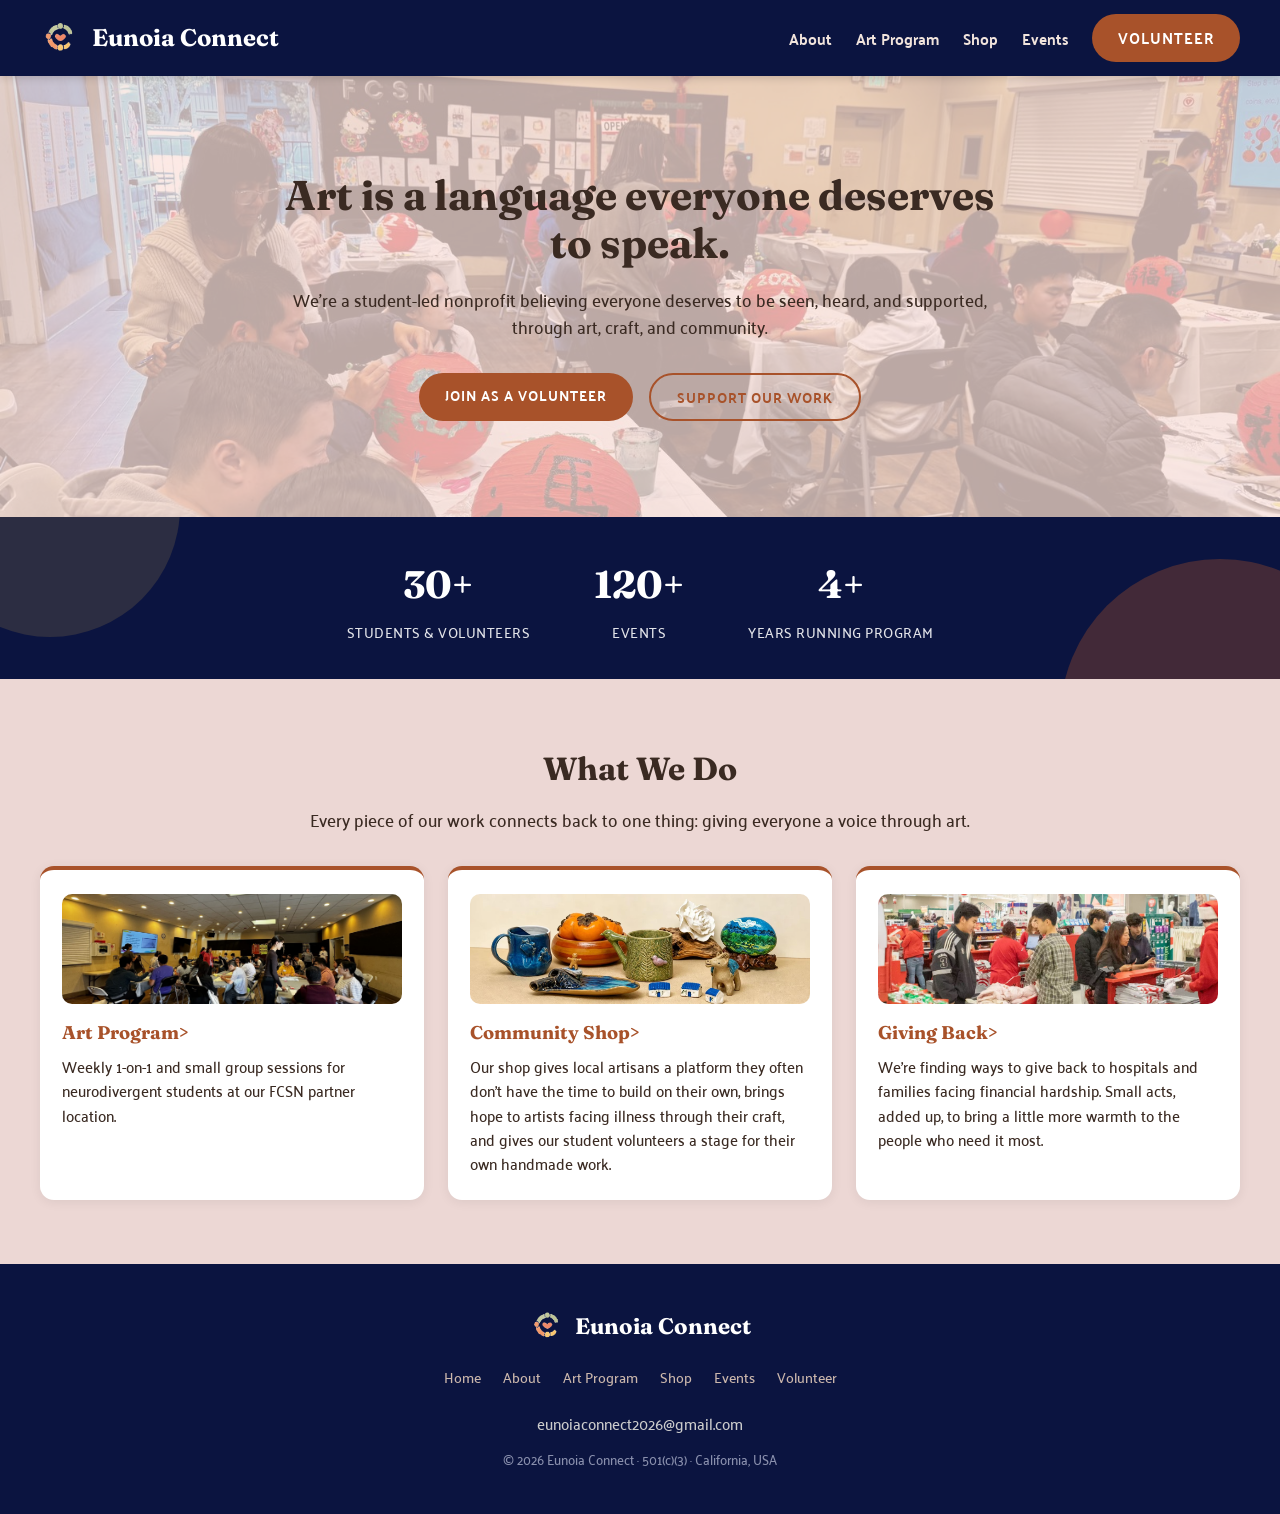
<file: index.html>
<!DOCTYPE html>
<html lang="en">
<head>
  <meta charset="UTF-8" />
  <meta name="viewport" content="width=device-width, initial-scale=1.0" />
  <title>Eunoia Connect — Art for Everyone</title>
  <link rel="preconnect" href="https://fonts.googleapis.com" />
  <link href="https://fonts.googleapis.com/css2?family=Fraunces:wght@500;600;700;800&family=Palanquin:wght@400;500;600;700&display=swap" rel="stylesheet" />
  <link rel="stylesheet" href="css/style.css" />
</head>
<body>

  <!-- Navigation -->
  <nav>
    <a href="index.html" class="nav-logo">
      <img src="images/logo.png" alt="Eunoia Connect logo" />
      Eunoia Connect
    </a>
    <ul class="nav-links">
      <li><a href="about.html">About</a></li>
      <li><a href="program.html">Art Program</a></li>
      <li><a href="shop.html">Shop</a></li>
      <li><a href="events.html">Events</a></li>
      <li><a href="volunteer.html" class="btn btn-primary">Volunteer</a></li>
    </ul>
  </nav>

  <!-- Hero Section -->
  <div class="hero">
    <!-- Hero photo — background image is set in css/style.css (.hero-photo) -->
    <div class="hero-photo"></div>
    <div class="hero-content">
      <h1>Art is a language everyone deserves to speak.</h1>
      <p>
        We're a student-led nonprofit believing everyone deserves to be seen, heard, and
        supported, through art, craft, and community.
      </p>
      <div class="hero-buttons">
        <a href="volunteer.html" class="btn btn-primary">Join as a Volunteer</a>
        <a href="shop.html" class="btn btn-outline">Support Our Work</a>
      </div>
    </div>
  </div>

  <!-- Stats Bar -->
  <div class="stats-bar">
    <div>
      <div class="stat-number">30+</div>
      <div class="stat-label">Students &amp; Volunteers</div>
    </div>
    <div>
      <div class="stat-number">120+</div>
      <div class="stat-label">Events</div>
    </div>
    <div>
      <div class="stat-number">4+</div>
      <div class="stat-label">Years Running Program</div>
    </div>
  </div>

  <!-- Preview Cards -->
  <div class="section">
    <h2 class="section-title">What We Do</h2>
    <p class="section-subtitle">Every piece of our work connects back to one thing: giving everyone a voice through art.</p>
    <div class="card-grid card-grid--3col">
      <a href="program.html" class="card">
        <img src="images/ep9.jpg" alt="Students and volunteers during a weekly art session" class="card-photo card-photo--flat" loading="lazy" />
        <h3>Art Program</h3>
        <p>Weekly 1-on-1 and small group sessions for neurodivergent students at our FCSN partner location.</p>
      </a>
      <a href="shop.html" class="card">
        <img src="images/shop-ceramics-1.jpg" alt="A collection of handmade ceramic pieces from our shop" class="card-photo card-photo--flat" loading="lazy" />
        <h3>Community Shop</h3>
        <p>Our shop gives local artisans a platform they often don't have the time to build on their own, brings hope to artists facing illness through their craft, and gives our student volunteers a stage for their own handmade work.</p>
      </a>
      <a href="events.html" class="card">
        <img src="images/givingback2.jpg" alt="Volunteers shopping for donation supplies" class="card-photo card-photo--flat" loading="lazy" />
        <h3>Giving Back</h3>
        <p>We're finding ways to give back to hospitals and families facing financial hardship. Small acts, added up, to bring a little more warmth to the people who need it most.</p>
      </a>
    </div>
  </div>

  <!-- Impact Quote (temporarily disabled — placeholder quote, re-enable once we have a real one) -->
  <!--
  <div class="bg-gray">
    <div class="section section-no-vertical-padding">
      <div class="quote-block">
        quotealksd;alksdf
        <cite>— Parent of a program participant</cite>
      </div>
    </div>
  </div>
  -->

  <!-- Footer -->
  <footer>
    <div class="footer-logo">
      <img src="images/logo.png" alt="Eunoia Connect logo" />
      Eunoia Connect
    </div>
    <ul class="footer-links">
      <li><a href="index.html">Home</a></li>
      <li><a href="about.html">About</a></li>
      <li><a href="program.html">Art Program</a></li>
      <li><a href="shop.html">Shop</a></li>
      <li><a href="events.html">Events</a></li>
      <li><a href="volunteer.html">Volunteer</a></li>
    </ul>
    <p>eunoiaconnect2026@gmail.com</p>
    <p class="footer-note">© 2026 Eunoia Connect · 501(c)(3) · California, USA</p>
  </footer>

  <script src="js/main.js" defer></script>
</body>
</html>
</file>
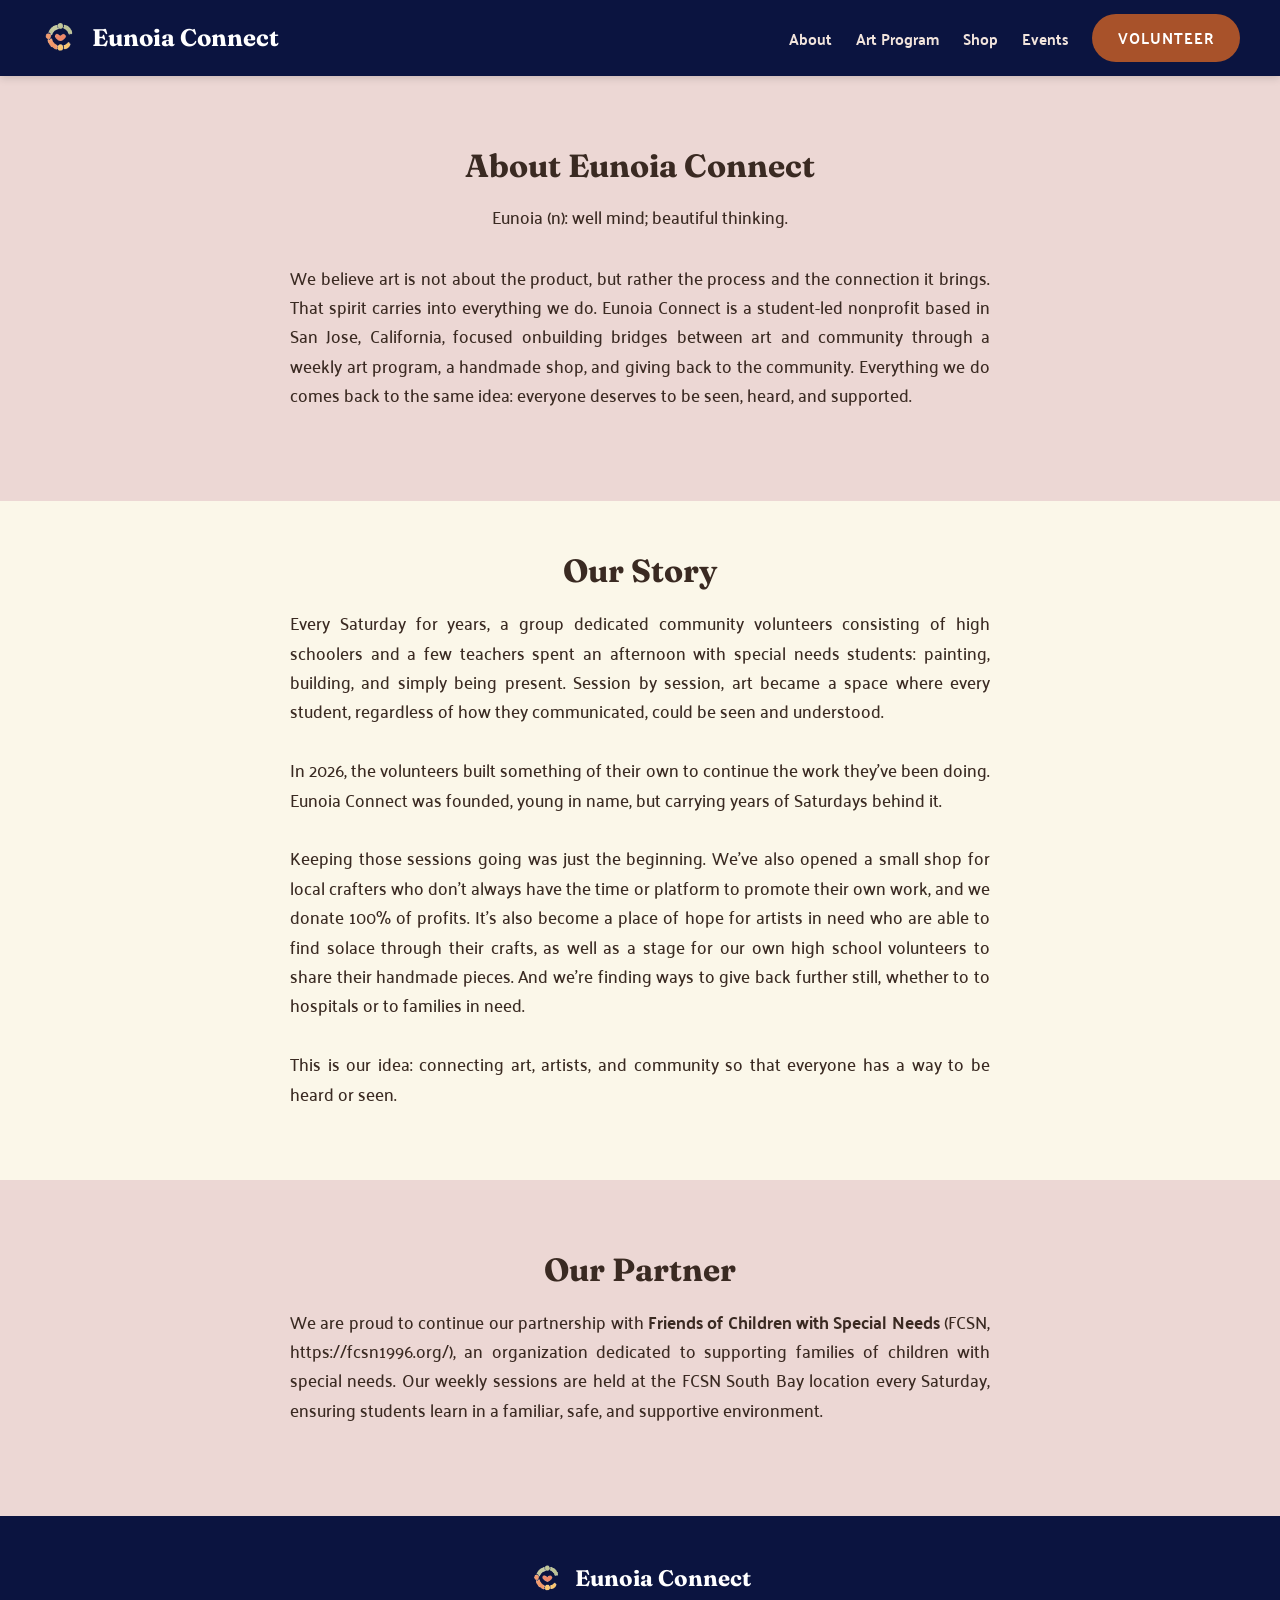
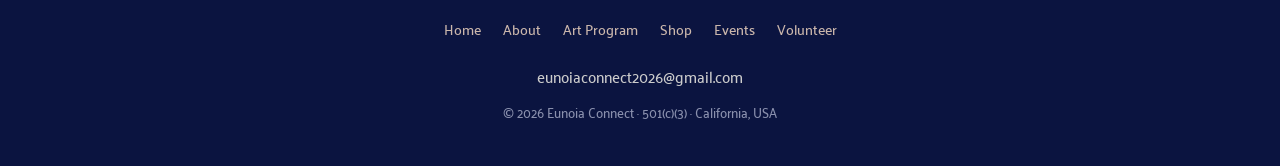
<file: about.html>
<!DOCTYPE html>
<html lang="en">
<head>
  <meta charset="UTF-8" />
  <meta name="viewport" content="width=device-width, initial-scale=1.0" />
  <title>About Us — Eunoia Connect</title>
  <link rel="preconnect" href="https://fonts.googleapis.com" />
  <link href="https://fonts.googleapis.com/css2?family=Fraunces:wght@500;600;700;800&family=Palanquin:wght@400;500;600;700&display=swap" rel="stylesheet" />
  <link rel="stylesheet" href="css/style.css" />
</head>
<body>

  <!-- Navigation -->
  <nav>
    <a href="index.html" class="nav-logo">
      <img src="images/logo.png" alt="Eunoia Connect logo" />
      Eunoia Connect
    </a>
    <ul class="nav-links">
      <li><a href="about.html">About</a></li>
      <li><a href="program.html">Art Program</a></li>
      <li><a href="shop.html">Shop</a></li>
      <li><a href="events.html">Events</a></li>
      <li><a href="volunteer.html" class="btn btn-primary">Volunteer</a></li>
    </ul>
  </nav>

  <!-- Mission -->
  <div class="section">
    <h1 class="section-title">About Eunoia Connect</h1>
    <p class="section-subtitle">Eunoia (n): well mind; beautiful thinking.</p>
    <p class="narrow-copy text-copy">
      We believe art is not about the product, but rather the process and the
      connection it brings. That spirit carries into everything we do. Eunoia Connect is a
      student-led nonprofit based in San Jose, California, focused onbuilding bridges between art and
      community through a weekly art program, a handmade shop, and giving back to the community. Everything 
      we do comes back to the same idea: everyone deserves to be seen, heard, and supported.
    </p>
  </div>

  <!-- Our Story -->
  <div class="bg-gray">
    <div class="section section-spaced">
      <h2 class="section-title">Our Story</h2>
      <p class="narrow-copy text-copy">
        Every Saturday for years, a group dedicated community volunteers consisting of high 
        schoolers and a few teachers spent an afternoon with special needs students: painting, 
        building, and simply being present. Session by session, art
        became a space where every student, regardless of how they
        communicated, could be seen and understood.
        <br /><br />
        In 2026, the volunteers built something of their own to continue the work they've been doing. 
        Eunoia Connect was founded, young in name, but carrying years
        of Saturdays behind it. 
        <br /><br />
        Keeping those sessions going was just the beginning. We've also opened a small shop for local
        crafters who don't always have the time or platform to promote their own work, and we donate 100% of profits.
        It's also become a place of hope for artists in need who are able to find solace through their crafts,
        as well as a stage for our own high school volunteers to share their handmade pieces. And we're finding ways to give
        back further still, whether to to hospitals or to families in need.
        <br /><br />
        This is our idea: connecting art, artists, and community so that everyone has a
        way to be heard or seen.
      </p>
    </div>
  </div>

  <!-- Our Team (temporarily disabled — fill in with actual member info once decided) -->
  <!--
  <div class="bg-gray">
    <div class="section">
      <h2 class="section-title">Our Team</h2>
      <p class="narrow-copy text-copy">
        Eunoia Connect was founded and is run by high school students. From planning sessions to
        running the shop to organizing fundraising, the daily work and decisions are ours — with
        teacher advisors offering guidance along the way.
      </p>
    </div>
  </div>
  -->

  <!-- Meet the Team -->
  <!--
  <div class="section">
    <h2 class="section-title">Meet the Team</h2>
    <p class="section-subtitle">Three high school co-founders, one shared belief that everyone deserves to be seen.</p>
    <div class="team-grid">
      <div class="team-member">
        <div class="team-avatar">KL</div>
        <h3>Co-Founder · President</h3>
        <p class="role">President</p>
        <p class="text-copy text-copy--sm">
          Kewei Li is a high schooler at Archbishop Mitty High School, class of 2029. She has been volunteering with special needs students for over four years and started Eunoica Connect with her friends to give back to the community through art and continue the art program at FCSN. She is passionate about arts and crafts and believes that everyone deserves to be seen and heard.
        </p>
      </div>
      <div class="team-member">
        <div class="team-avatar">FF</div>
        <h3>Co-Founder 2</h3>
        <p class="role">Treasurer</p>
        <p class="text-copy text-copy--sm">
          Flynn Feng is a high schooler at Bellarmine College Preparatory, class of 2029.
        </p>
      </div>
      <div class="team-member">
        <div class="team-avatar">MY</div>
        <h3>Co-Founder 3</h3>
        <p class="role">Secretary</p>
        <p class="text-copy text-copy--sm">
          Mia Yang is a high schooler at Los Gatos High School, class of 2029.
        </p>
      </div>
    </div>
  </div>
  -->

  <!-- Partner -->
  <div class="section">
    <h2 class="section-title">Our Partner</h2>
    <p class="narrow-copy text-copy">
      We are proud to continue our partnership with <strong> Friends of Children with Special Needs </strong> (FCSN, https://fcsn1996.org/),
      an organization dedicated to supporting families of children with special needs.
      Our weekly sessions are held at the FCSN South Bay location every Saturday, ensuring students learn in a
      familiar, safe, and supportive environment.
    </p>
  </div>

  <!-- Footer -->
  <footer>
    <div class="footer-logo">
      <img src="images/logo.png" alt="Eunoia Connect logo" />
      Eunoia Connect
    </div>
    <ul class="footer-links">
      <li><a href="index.html">Home</a></li>
      <li><a href="about.html">About</a></li>
      <li><a href="program.html">Art Program</a></li>
      <li><a href="shop.html">Shop</a></li>
      <li><a href="events.html">Events</a></li>
      <li><a href="volunteer.html">Volunteer</a></li>
    </ul>
    <p>eunoiaconnect2026@gmail.com</p>
    <p class="footer-note">© 2026 Eunoia Connect · 501(c)(3) · California, USA</p>
  </footer>

  <script src="js/main.js" defer></script>
</body>
</html>
</file>
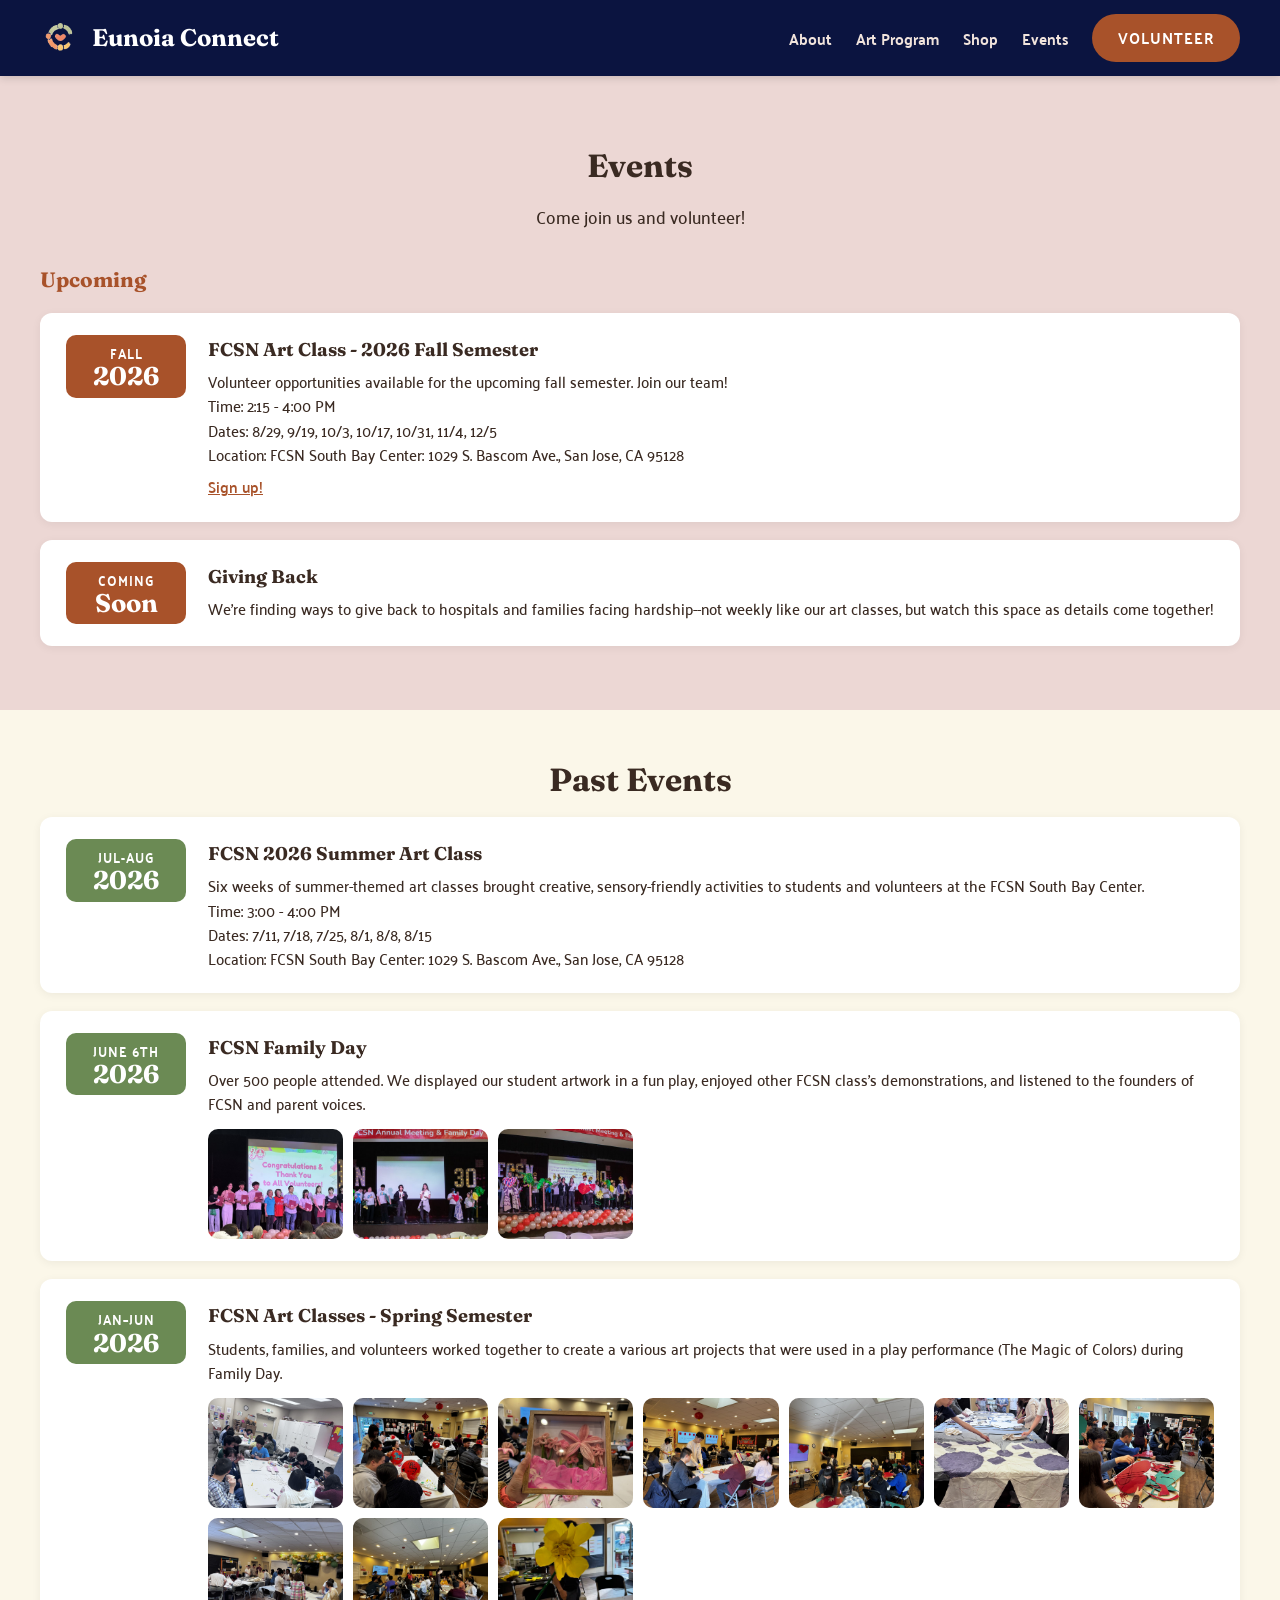
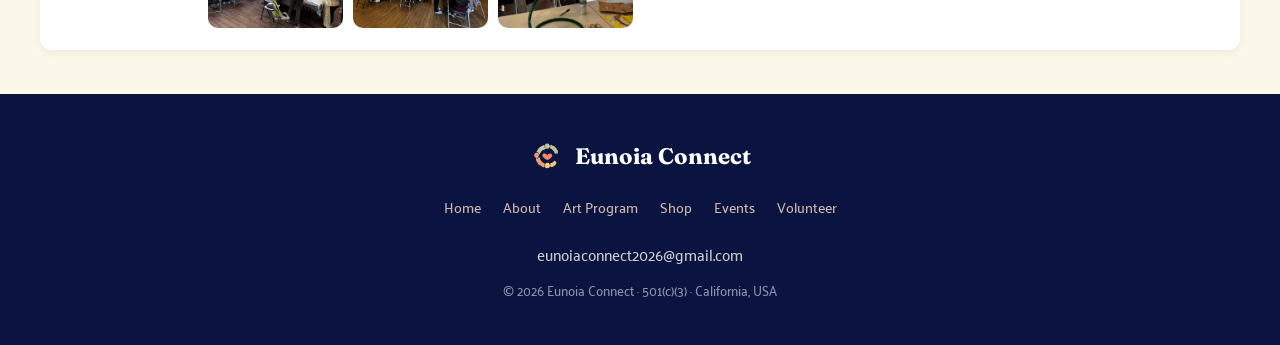
<file: events.html>
<!DOCTYPE html>
<html lang="en">
<head>
  <meta charset="UTF-8" />
  <meta name="viewport" content="width=device-width, initial-scale=1.0" />
  <title>Events — Eunoia Connect</title>
  <link rel="preconnect" href="https://fonts.googleapis.com" />
  <link href="https://fonts.googleapis.com/css2?family=Fraunces:wght@500;600;700;800&family=Palanquin:wght@400;500;600;700&display=swap" rel="stylesheet" />
  <link rel="stylesheet" href="css/style.css" />
</head>
<body>

  <!-- Navigation -->
  <nav>
    <a href="index.html" class="nav-logo">
      <img src="images/logo.png" alt="Eunoia Connect logo" />
      Eunoia Connect
    </a>
    <ul class="nav-links">
      <li><a href="about.html">About</a></li>
      <li><a href="program.html">Art Program</a></li>
      <li><a href="shop.html">Shop</a></li>
      <li><a href="events.html">Events</a></li>
      <li><a href="volunteer.html" class="btn btn-primary">Volunteer</a></li>
    </ul>
  </nav>

  <!-- Upcoming Events -->
  <div class="section">
    <h1 class="section-title">Events</h1>
    <p class="section-subtitle">Come join us and volunteer!</p>
    <h2 class="section-heading-accent">Upcoming</h2>
    <div class="event-list">
      <div class="event-item">
        <div class="event-date">
          <div class="month">Fall</div>
          <div class="day">2026</div>
        </div>
        <div class="event-info">
          <h3>FCSN Art Class - 2026 Fall Semester</h3>
          <p>Volunteer opportunities available for the upcoming fall semester. Join our team!</p>
          <p>Time: 2:15 - 4:00 PM</p>
          <p>Dates: 8/29, 9/19, 10/3, 10/17, 10/31, 11/4, 12/5</p>
          <p>Location: FCSN South Bay Center: 1029 S. Bascom Ave., San Jose, CA 95128</p>
          <p class="event-note"><a href="https://docs.google.com/forms/d/e/1FAIpQLSfyYhNFrcsQypObU1Gb52gr-0C1-Ru3FVmawUmq7EIjRnBd0w/viewform" class="link-primary" target="_blank" rel="noopener noreferrer">Sign up!</a></p>
        </div>
      </div>
      <div class="event-item">
        <div class="event-date">
          <div class="month">Coming</div>
          <div class="day">Soon</div>
        </div>
        <div class="event-info">
          <h3>Giving Back</h3>
          <p>We're finding ways to give back to hospitals and families facing hardship--not weekly like our art classes, but watch this space as details come together!</p>
        </div>
      </div>
    </div>
  </div>

  <!-- Past Events -->
  <div class="bg-gray">
    <div class="section section-spaced">
      <h2 class="section-title">Past Events</h2>
      <div class="event-list">
        <div class="event-item">
          <div class="event-date alt">
            <div class="month">Jul-Aug</div>
            <div class="day">2026</div>
          </div>
          <div class="event-info">
            <h3>FCSN 2026 Summer Art Class</h3>
            <p>Six weeks of summer-themed art classes brought creative, sensory-friendly activities to students and volunteers at the FCSN South Bay Center.</p>
            <p>Time: 3:00 - 4:00 PM</p>
            <p>Dates: 7/11, 7/18, 7/25, 8/1, 8/8, 8/15</p>
            <p>Location: FCSN South Bay Center: 1029 S. Bascom Ave., San Jose, CA 95128</p>
          </div>
        </div>
        <div class="event-item">
          <div class="event-date alt">
            <div class="month">June 6th</div>
            <div class="day">2026</div>
          </div>
          <div class="event-info">
            <h3>FCSN Family Day</h3>
            <p>Over 500 people attended. We displayed our student artwork in a fun play, enjoyed other FCSN class's demonstrations, and listened to the founders of FCSN and parent voices.</p>
            <div class="gallery-grid event-photos">
              <img src="images/familyday1.jpg" alt="Volunteers being recognized on stage at FCSN Family Day" class="gallery-image" loading="lazy" />
              <img src="images/familyday2.jpg" alt="Students performing The Magic of Colors play at FCSN Family Day" class="gallery-image" loading="lazy" />
              <img src="images/familyday3.jpg" alt="Students on stage with handmade props at FCSN Family Day" class="gallery-image" loading="lazy" />
            </div>
          </div>
        </div>
        <div class="event-item">
          <div class="event-date alt">
            <div class="month">Jan&ndash;Jun</div>
            <div class="day">2026</div>
          </div>
          <div class="event-info">
            <h3>FCSN Art Classes - Spring Semester</h3>
            <p>Students, families, and volunteers worked together to create a various art projects that were used in a play performance (The Magic of Colors) during Family Day.</p>
            <div class="gallery-grid event-photos">
              <img src="images/ep1.jpg" alt="Student artwork from the Spring Semester art classes" class="gallery-image" loading="lazy" />
              <img src="images/ep2.jpg" alt="Student artwork from the Spring Semester art classes" class="gallery-image" loading="lazy" />
              <img src="images/ep3.jpg" alt="Student artwork from the Spring Semester art classes" class="gallery-image" loading="lazy" />
              <img src="images/ep4.jpg" alt="Student artwork from the Spring Semester art classes" class="gallery-image" loading="lazy" />
              <img src="images/ep5.jpg" alt="Student artwork from the Spring Semester art classes" class="gallery-image" loading="lazy" />
              <img src="images/ep6.jpg" alt="Student artwork from the Spring Semester art classes" class="gallery-image" loading="lazy" />
              <img src="images/ep7.jpg" alt="Student artwork from the Spring Semester art classes" class="gallery-image" loading="lazy" />
              <img src="images/ep8.jpg" alt="Student artwork from the Spring Semester art classes" class="gallery-image" loading="lazy" />
              <img src="images/ep9.jpg" alt="Student artwork from the Spring Semester art classes" class="gallery-image" loading="lazy" />
              <img src="images/ep10.jpg" alt="Student artwork from the Spring Semester art classes" class="gallery-image" loading="lazy" />
            </div>
          </div>
        </div>
      </div>
    </div>
  </div>

  <!-- Footer -->
  <footer>
    <div class="footer-logo">
      <img src="images/logo.png" alt="Eunoia Connect logo" />
      Eunoia Connect
    </div>
    <ul class="footer-links">
      <li><a href="index.html">Home</a></li>
      <li><a href="about.html">About</a></li>
      <li><a href="program.html">Art Program</a></li>
      <li><a href="shop.html">Shop</a></li>
      <li><a href="events.html">Events</a></li>
      <li><a href="volunteer.html">Volunteer</a></li>
    </ul>
    <p>eunoiaconnect2026@gmail.com</p>
    <p class="footer-note">© 2026 Eunoia Connect · 501(c)(3) · California, USA</p>
  </footer>

  <script src="js/main.js" defer></script>
</body>
</html>
</file>
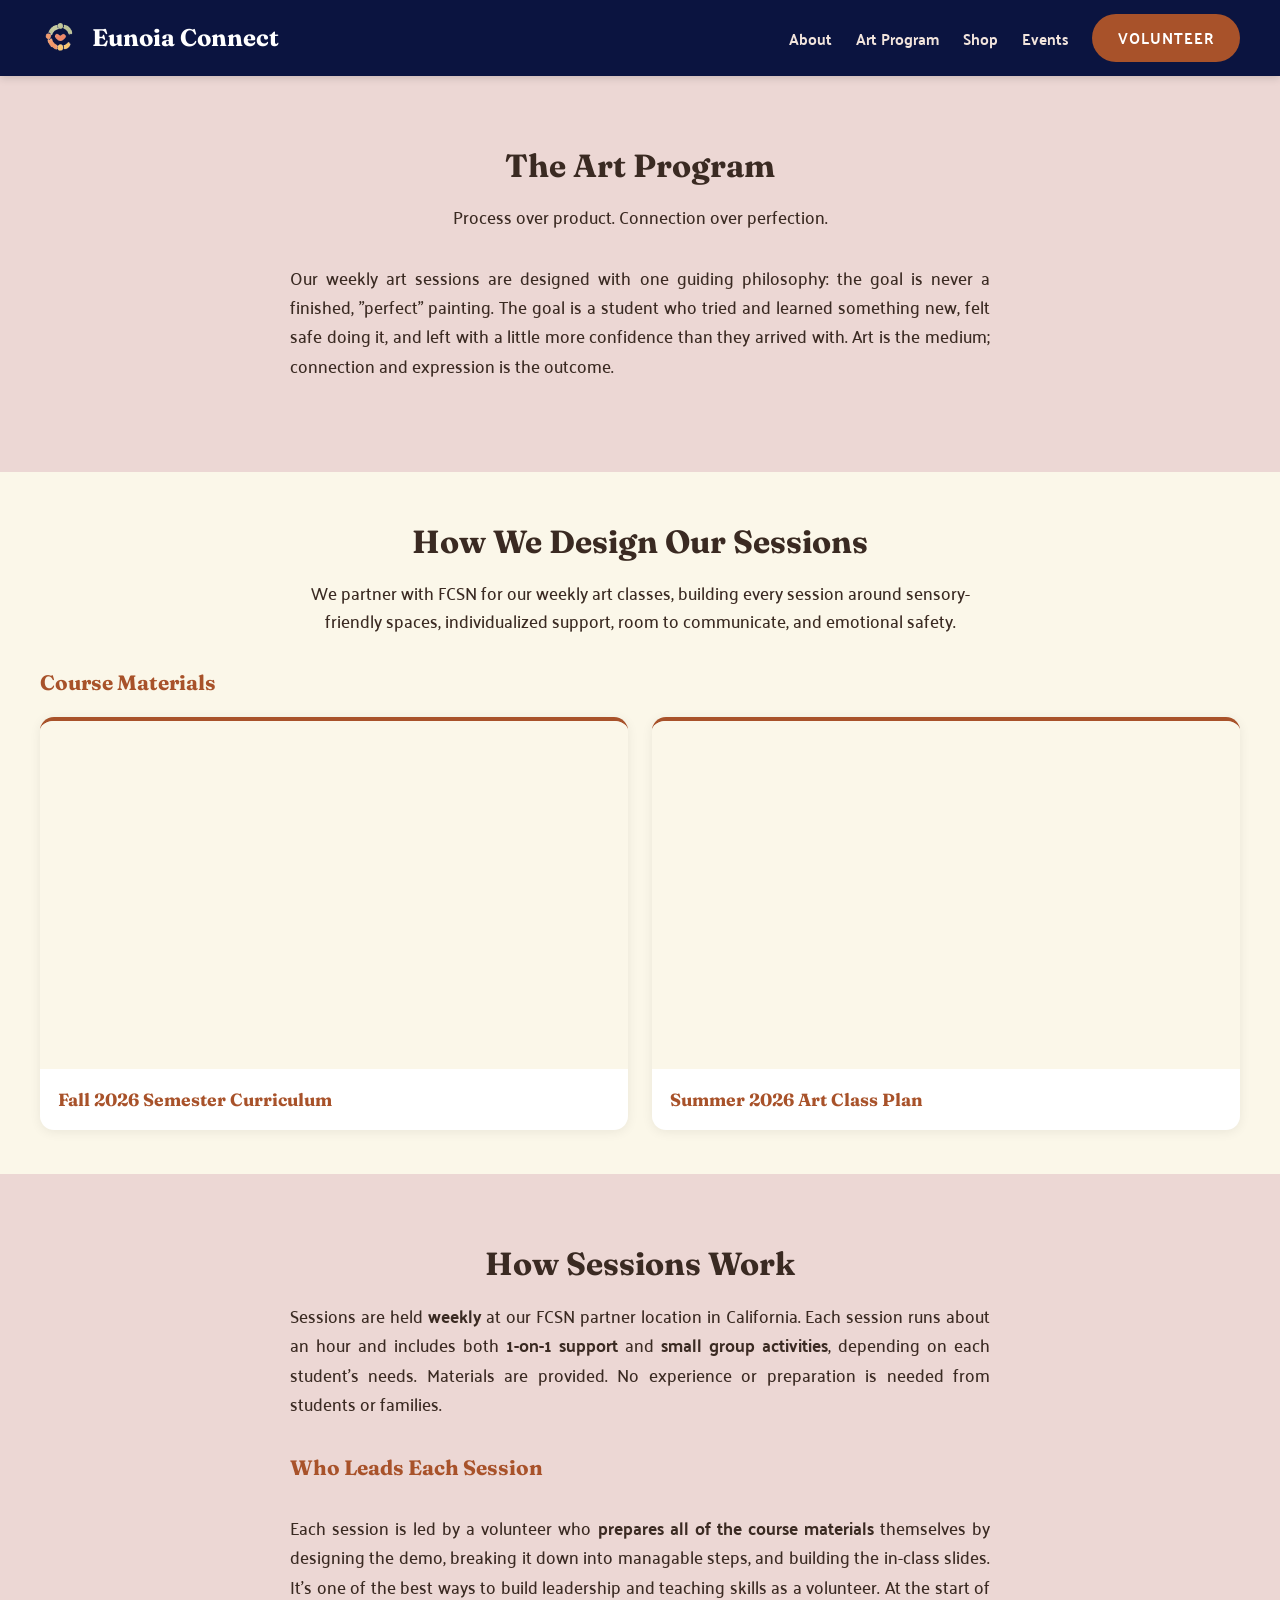
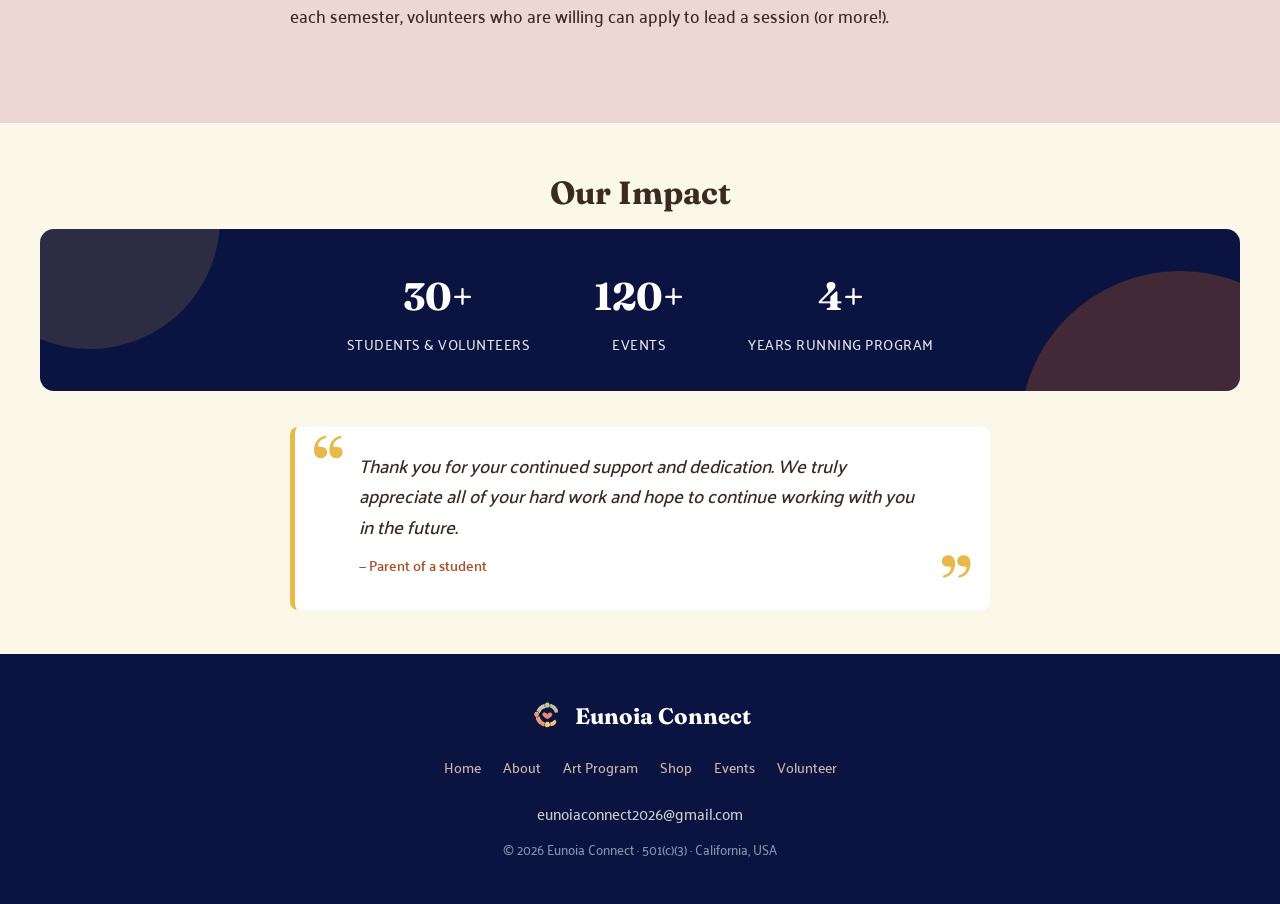
<file: program.html>
<!DOCTYPE html>
<html lang="en">
<head>
  <meta charset="UTF-8" />
  <meta name="viewport" content="width=device-width, initial-scale=1.0" />
  <title>Art Program — Eunoia Connect</title>
  <link rel="preconnect" href="https://fonts.googleapis.com" />
  <link href="https://fonts.googleapis.com/css2?family=Fraunces:wght@500;600;700;800&family=Palanquin:wght@400;500;600;700&display=swap" rel="stylesheet" />
  <link rel="stylesheet" href="css/style.css" />
</head>
<body>

  <!-- Navigation -->
  <nav>
    <a href="index.html" class="nav-logo">
      <img src="images/logo.png" alt="Eunoia Connect logo" />
      Eunoia Connect
    </a>
    <ul class="nav-links">
      <li><a href="about.html">About</a></li>
      <li><a href="program.html">Art Program</a></li>
      <li><a href="shop.html">Shop</a></li>
      <li><a href="events.html">Events</a></li>
      <li><a href="volunteer.html" class="btn btn-primary">Volunteer</a></li>
    </ul>
  </nav>

  <!-- Intro -->
  <div class="section">
    <h1 class="section-title">The Art Program</h1>
    <p class="section-subtitle">Process over product. Connection over perfection.</p>
    <p class="narrow-copy text-copy">
      Our weekly art sessions are designed with one guiding philosophy: the goal is never a
      finished, "perfect" painting. The goal is a student who tried and learned something new, felt safe doing it, and
      left with a little more confidence than they arrived with. Art is the medium; connection and expression
      is the outcome.
    </p>
  </div>

  <!-- Design Principles + Course Materials -->
  <div class="bg-gray">
    <div class="section section-spaced">
      <h2 class="section-title">How We Design Our Sessions</h2>
      <p class="section-subtitle">We partner with FCSN for our weekly art classes, building every session around sensory-friendly spaces, individualized support, room to communicate, and emotional safety.</p>

      <h3 class="section-heading-accent">Course Materials</h3>
      <div class="card-grid card-grid--2col">
        <div class="slide-embed">
          <div class="slide-embed-frame">
            <iframe src="https://docs.google.com/presentation/d/1EjVJNAkD9bAqUfn5h2BesRnEqHhF3mJ_2O6XSS5EIyQ/embed?start=false&loop=false&delayms=3000"
              title="Fall 2026 Semester Curriculum"
              allowfullscreen="true"
              loading="lazy"></iframe>
          </div>
          <h3>Fall 2026 Semester Curriculum</h3>
        </div>
        <div class="slide-embed">
          <div class="slide-embed-frame">
            <iframe src="https://docs.google.com/presentation/d/1Jly31V6S6NCKO973jdZdmMPgNxaXod7sXJ3GpSVuY1U/embed?start=false&loop=false&delayms=3000"
              title="Summer 2026 Art Class Plan"
              allowfullscreen="true"
              loading="lazy"></iframe>
          </div>
          <h3>Summer 2026 Art Class Plan</h3>
        </div>
      </div>
    </div>
  </div>

  <!-- Format -->
  <div class="section">
    <h2 class="section-title">How Sessions Work</h2>
    <p class="narrow-copy text-copy text-copy--spaced">
      Sessions are held <strong>weekly</strong> at our FCSN partner location in California.
      Each session runs about an hour and includes both <strong>1-on-1 support</strong> and
      <strong>small group activities</strong>, depending on each student's needs.
      Materials are provided. No experience or preparation is needed from students or families.
    </p>

    <h3 class="section-heading-accent narrow-copy">Who Leads Each Session</h3>
    <p class="narrow-copy text-copy">
      Each session is led by a volunteer who <strong>prepares all of the course materials</strong>
      themselves by designing the demo, breaking it down into managable steps, and building the
      in-class slides. It's one of the best ways to build leadership and teaching skills as a volunteer. 
      At the start of each semester, volunteers who are willing can apply to lead a session (or more!).
    </p>
  </div>

  <!-- Impact -->
  <div class="bg-gray">
    <div class="section section-spaced">
      <h2 class="section-title">Our Impact</h2>
      <div class="stats-bar stats-bar-rounded">
        <div>
          <div class="stat-number">30+</div>
          <div class="stat-label">Students &amp; Volunteers</div>
        </div>
        <div>
          <div class="stat-number">120+</div>
          <div class="stat-label">Events</div>
        </div>
        <div>
          <div class="stat-number">4+</div>
          <div class="stat-label">Years Running Program</div>
        </div>
      </div>
      <div class="quote-block quote-block--spaced">
        Thank you for your continued support and dedication. We truly appreciate all of your hard work and hope to continue working with you in the future.
        <cite>— Parent of a student</cite>
      </div>
    </div>
  </div>

  <!-- Footer -->
  <footer>
    <div class="footer-logo">
      <img src="images/logo.png" alt="Eunoia Connect logo" />
      Eunoia Connect
    </div>
    <ul class="footer-links">
      <li><a href="index.html">Home</a></li>
      <li><a href="about.html">About</a></li>
      <li><a href="program.html">Art Program</a></li>
      <li><a href="shop.html">Shop</a></li>
      <li><a href="events.html">Events</a></li>
      <li><a href="volunteer.html">Volunteer</a></li>
    </ul>
    <p>eunoiaconnect2026@gmail.com</p>
    <p class="footer-note">© 2026 Eunoia Connect · 501(c)(3) · California, USA</p>
  </footer>
  <script src="js/main.js" defer></script>
</body>
</html>
</file>
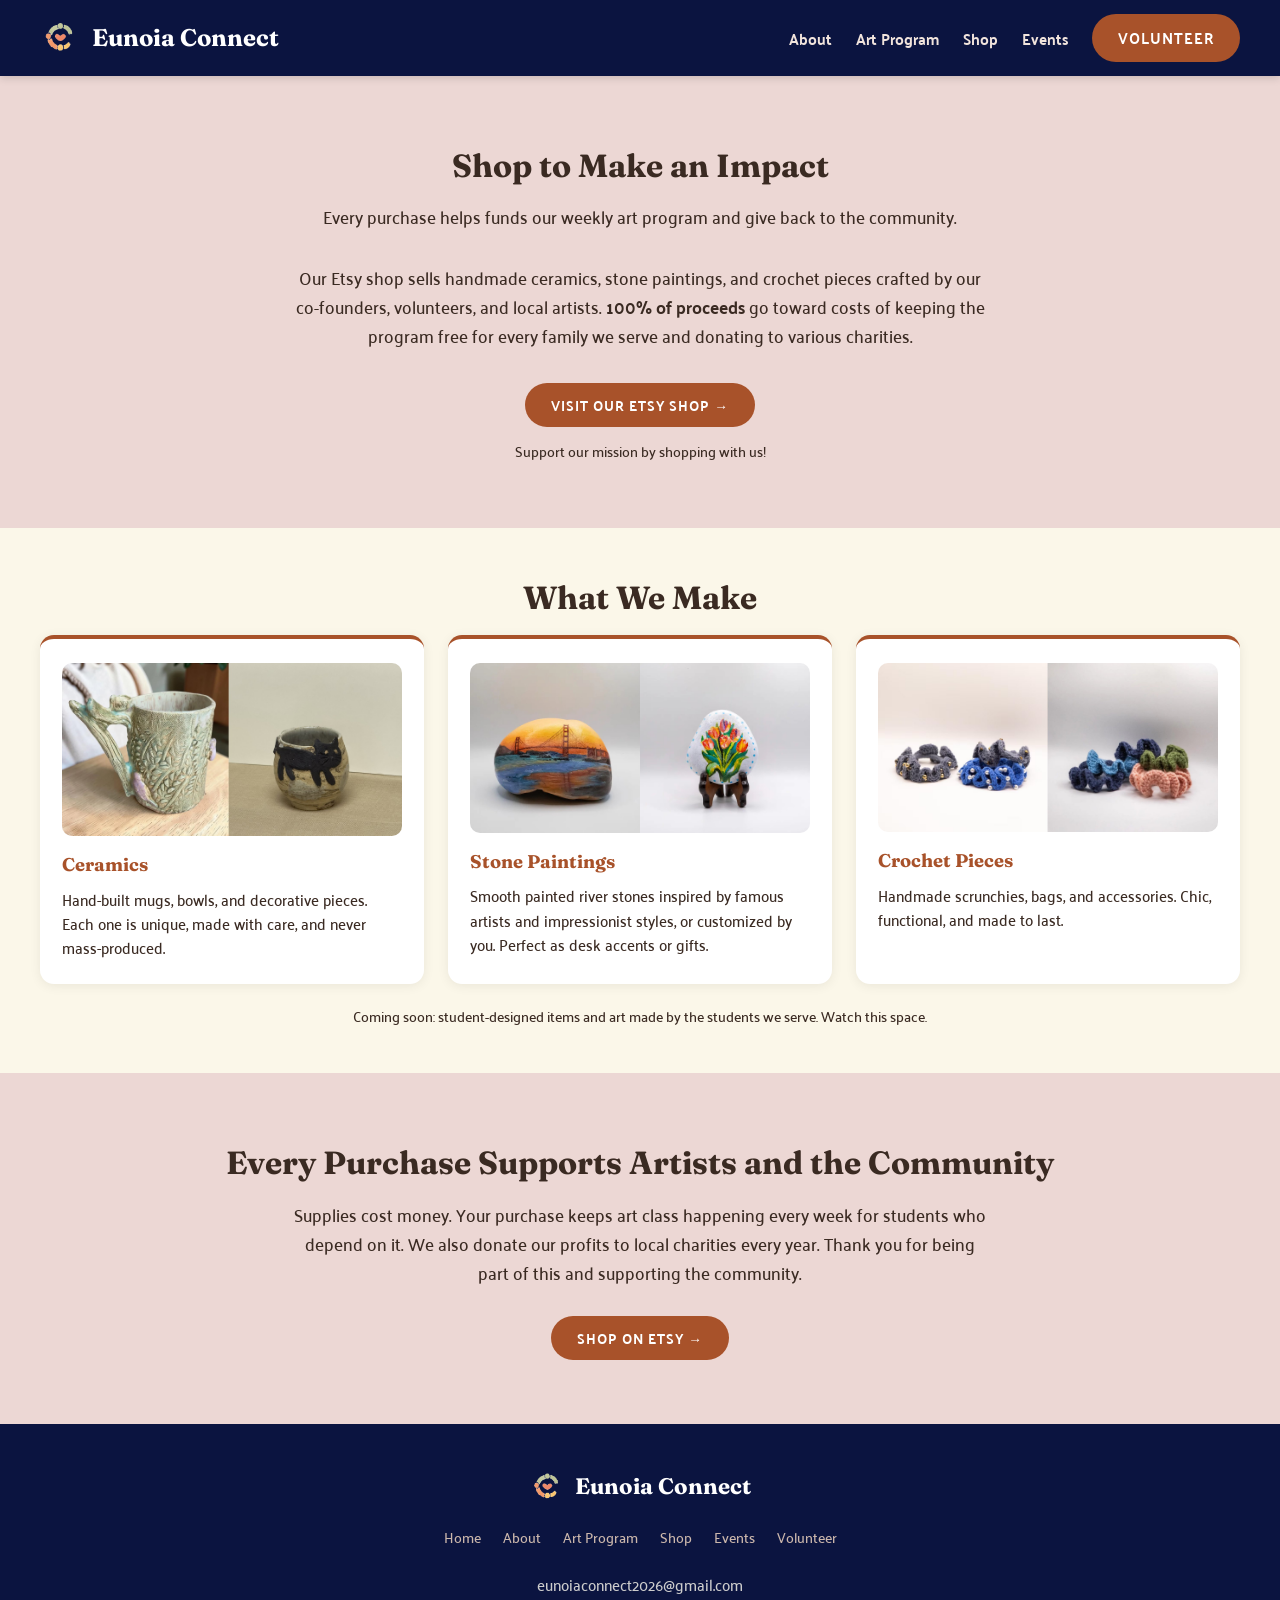
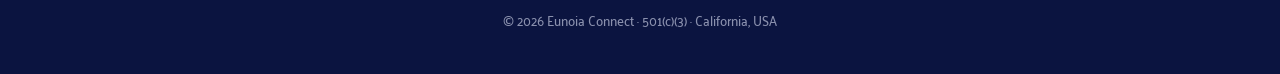
<file: shop.html>
<!DOCTYPE html>
<html lang="en">
<head>
  <meta charset="UTF-8" />
  <meta name="viewport" content="width=device-width, initial-scale=1.0" />
  <title>Shop — Eunoia Connect</title>
  <link rel="preconnect" href="https://fonts.googleapis.com" />
  <link href="https://fonts.googleapis.com/css2?family=Fraunces:wght@500;600;700;800&family=Palanquin:wght@400;500;600;700&display=swap" rel="stylesheet" />
  <link rel="stylesheet" href="css/style.css" />
</head>
<body>

  <!-- Navigation -->
  <nav>
    <a href="index.html" class="nav-logo">
      <img src="images/logo.png" alt="Eunoia Connect logo" />
      Eunoia Connect
    </a>
    <ul class="nav-links">
      <li><a href="about.html">About</a></li>
      <li><a href="program.html">Art Program</a></li>
      <li><a href="shop.html">Shop</a></li>
      <li><a href="events.html">Events</a></li>
      <li><a href="volunteer.html" class="btn btn-primary">Volunteer</a></li>
    </ul>
  </nav>

  <!-- Intro -->
  <div class="section section-center">
    <h1 class="section-title">Shop to Make an Impact</h1>
    <p class="section-subtitle">Every purchase helps funds our weekly art program and give back to the community.</p>
    <p class="narrow-copy text-copy text-copy--spaced">
      Our Etsy shop sells handmade ceramics, stone paintings, and crochet pieces crafted by
      our co-founders, volunteers, and local artists. <strong>100% of proceeds</strong> go toward
      costs of keeping the program free for every family we serve and donating to various charities.
    </p>
    <a href="https://eunoiaconnect.etsy.com" class="btn btn-primary" target="_blank">Visit Our Etsy Shop →</a>
    <p class="text-copy text-copy--sm text-copy--compact">Support our mission by shopping with us!</p>
  </div>

  <!-- Products -->
  <div class="bg-gray">
    <div class="section section-spaced">
      <h2 class="section-title">What We Make</h2>
      <div class="card-grid card-grid--3col">
        <div class="card">
          <img src="images/shop-ceramics-mugs.jpg" alt="Handmade ceramic mugs" class="card-photo card-photo--contain" loading="lazy" />
          <h3>Ceramics</h3>
          <p>Hand-built mugs, bowls, and decorative pieces. Each one is unique, made with care, and never mass-produced.</p>
        </div>
        <div class="card">
          <img src="images/shop-stone-composite.jpg" alt="Hand-painted stone artwork" class="card-photo card-photo--contain" loading="lazy" />
          <h3>Stone Paintings</h3>
          <p>Smooth painted river stones inspired by famous artists and impressionist styles, or customized by you. Perfect as desk accents or gifts.</p>
        </div>
        <div class="card">
          <img src="images/shop-crochet-composite.jpg" alt="Handmade crochet scrunchies in several colorways" class="card-photo card-photo--contain" loading="lazy" />
          <h3>Crochet Pieces</h3>
          <p>Handmade scrunchies, bags, and accessories. Chic, functional, and made to last.</p>
        </div>
      </div>
      <p class="text-copy text-copy--sm text-copy--compact" style="margin-top: 20px; text-align: center;">
        Coming soon: student-designed items and art made by the students we serve. Watch this space.
      </p>
    </div>
  </div>

  <!-- CTA -->
  <div class="section section-center">
    <h2 class="section-title">Every Purchase Supports Artists and the Community</h2>
    <p class="narrow-copy text-copy">
      Supplies cost money. Your purchase keeps art class happening every week for students who
      depend on it. We also donate our profits to local charities every year. Thank you for being part of this and supporting the community.
    </p>
    <a href="https://eunoiaconnect.etsy.com" class="btn btn-primary" target="_blank">Shop on Etsy →</a>
  </div>

  <!-- Footer -->
  <footer>
    <div class="footer-logo">
      <img src="images/logo.png" alt="Eunoia Connect logo" />
      Eunoia Connect
    </div>
    <ul class="footer-links">
      <li><a href="index.html">Home</a></li>
      <li><a href="about.html">About</a></li>
      <li><a href="program.html">Art Program</a></li>
      <li><a href="shop.html">Shop</a></li>
      <li><a href="events.html">Events</a></li>
      <li><a href="volunteer.html">Volunteer</a></li>
    </ul>
    <p>eunoiaconnect2026@gmail.com</p>
    <p class="footer-note">© 2026 Eunoia Connect · 501(c)(3) · California, USA</p>
  </footer>

  <script src="js/main.js" defer></script>
</body>
</html>
</file>
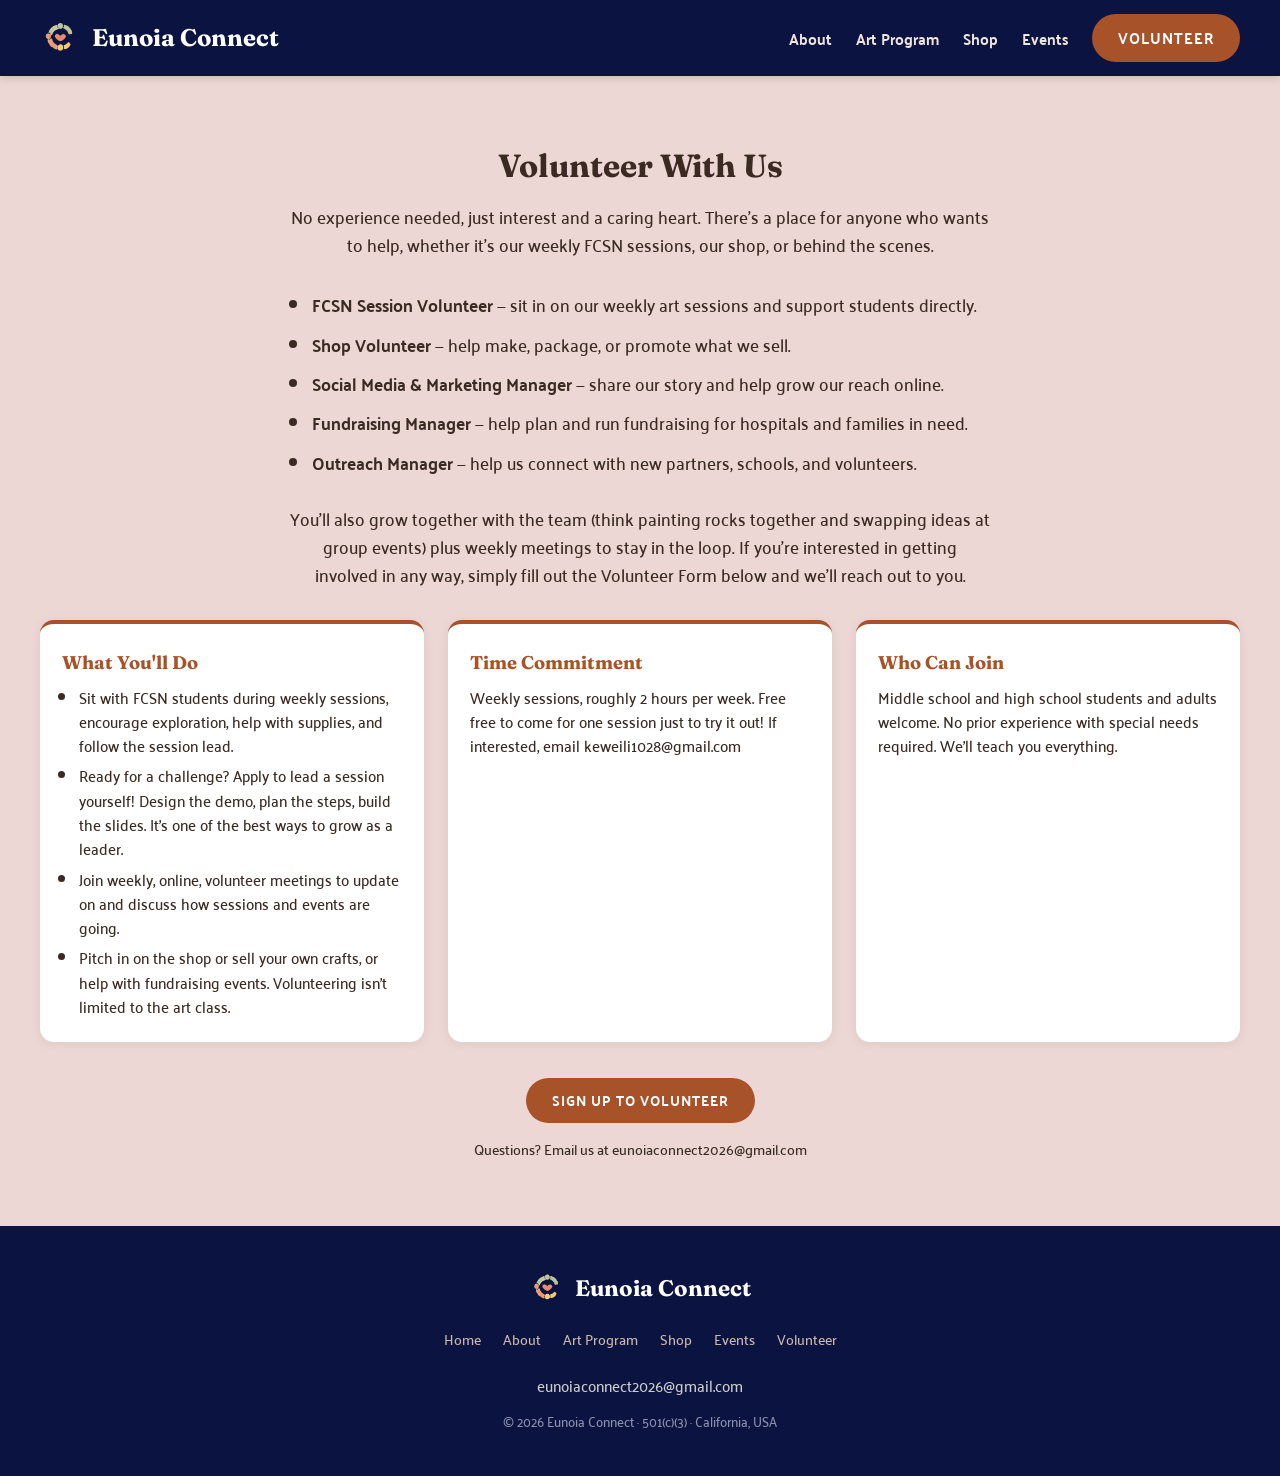
<file: volunteer.html>
<!DOCTYPE html>
<html lang="en">
<head>
  <meta charset="UTF-8" />
  <meta name="viewport" content="width=device-width, initial-scale=1.0" />
  <title>Volunteer — Eunoia Connect</title>
  <link rel="preconnect" href="https://fonts.googleapis.com" />
  <link href="https://fonts.googleapis.com/css2?family=Fraunces:wght@500;600;700;800&family=Palanquin:wght@400;500;600;700&display=swap" rel="stylesheet" />
  <link rel="stylesheet" href="css/style.css" />
</head>
<body>

  <!-- Navigation -->
  <nav>
    <a href="index.html" class="nav-logo">
      <img src="images/logo.png" alt="Eunoia Connect logo" />
      Eunoia Connect
    </a>
    <ul class="nav-links">
      <li><a href="about.html">About</a></li>
      <li><a href="program.html">Art Program</a></li>
      <li><a href="shop.html">Shop</a></li>
      <li><a href="events.html">Events</a></li>
      <li><a href="volunteer.html" class="btn btn-primary">Volunteer</a></li>
    </ul>
  </nav>

  <!-- Volunteer Section -->
  <div class="section">
    <h1 class="section-title">Volunteer With Us</h1>
    <p class="section-subtitle">No experience needed, just interest and a caring heart. There's a place for anyone who wants to help, whether it's our weekly FCSN sessions, our shop, or behind the scenes.</p>

    <ul class="role-list">
      <li><strong>FCSN Session Volunteer</strong> — sit in on our weekly art sessions and support students directly.</li>
      <li><strong>Shop Volunteer</strong> — help make, package, or promote what we sell.</li>
      <li><strong>Social Media & Marketing Manager</strong> — share our story and help grow our reach online.</li>
      <li><strong>Fundraising Manager</strong> — help plan and run fundraising for hospitals and families in need.</li>
      <li><strong>Outreach Manager</strong> — help us connect with new partners, schools, and volunteers.</li>
    </ul>

    <p class="section-subtitle">You'll also grow together with the team (think painting rocks together and swapping ideas at group events) plus weekly meetings to stay in the loop. 
      If you're interested in getting involved in any way, simply fill out the Volunteer Form below and we'll reach out to you.</p>

    <div class="card-grid card-grid--3col card-grid--spaced">
      <div class="card">
        <h3>What You'll Do</h3>
        <ul class="card-list">
          <li>Sit with FCSN students during weekly sessions, encourage exploration, help with supplies, and follow the session lead.</li>
          <li>Ready for a challenge? Apply to lead a session yourself! Design the demo, plan the steps, build the slides. It's one of the best ways to grow as a leader.</li>
          <li>Join weekly, online, volunteer meetings to update on and discuss how sessions and events are going. </li>
          <li>Pitch in on the shop or sell your own crafts, or help with fundraising events. Volunteering isn't limited to the art class.</li>
        </ul>
      </div>
      <div class="card">
        <h3>Time Commitment</h3>
        <p>Weekly sessions, roughly 2 hours per week. Free free to come for one session just to try it out! If interested, email keweili1028@gmail.com</p>
      </div>
      <div class="card">
        <h3>Who Can Join</h3>
        <p>Middle school and high school students and adults welcome. No prior experience with special needs required. We'll teach you everything.</p>
      </div>
    </div>
    <div class="section-center">
      <a href="https://docs.google.com/forms/d/e/1FAIpQLSdDI4IrGW5dcU7pp7DapOerit3YXRoLw6vwFHsTOgJQzcST0A/viewform" class="btn btn-primary" target="_blank" rel="noopener noreferrer">Sign Up to Volunteer</a>
      <p class="text-copy text-copy--sm text-copy--compact" style="margin-top: 14px;">
        Questions? Email us at eunoiaconnect2026@gmail.com
      </p>
    </div>
  </div>

  <!-- Footer -->
  <footer>
    <div class="footer-logo">
      <img src="images/logo.png" alt="Eunoia Connect logo" />
      Eunoia Connect
    </div>
    <ul class="footer-links">
      <li><a href="index.html">Home</a></li>
      <li><a href="about.html">About</a></li>
      <li><a href="program.html">Art Program</a></li>
      <li><a href="shop.html">Shop</a></li>
      <li><a href="events.html">Events</a></li>
      <li><a href="volunteer.html">Volunteer</a></li>
    </ul>
    <p>eunoiaconnect2026@gmail.com</p>
    <p class="footer-note">© 2026 Eunoia Connect · 501(c)(3) · California, USA</p>
  </footer>
  <script src="js/main.js" defer></script>
</body>
</html>
</file>
<file: css/style.css>
/* ── Brand Colors & Fonts (drawn from the Eunoia Connect logo) ── */

:root {
  --primary:      #A8522A;   /* burnt terracotta from the logo's orange stroke — buttons, links, accents */
  --primary-dark: #8A4321;   /* deeper terracotta for hover/emphasis */
  --navy:         #0B1440;   /* deep navy — header, footer, stats bar */
  --sage:         #6B8A54;   /* logo sage green — secondary accent */
  --gold:         #E8B84B;   /* logo mustard-gold — accent circles, quote border */
  --background:   #ecd7d4;   /* light pink page background, from the logo's coral heart */
  --background-2: #fbf7e9;   /* beige-yellow-orange band, from the logo's mustard arm */
  --dark:         #3A2A22;   /* warm espresso brown — headline & body text */
  --white:        #FFFFFF;

  --font-heading: 'Fraunces', Georgia, serif;
  --font-body:    'Palanquin', Arial, sans-serif;
}

/* ── Reset & Base ── */
* {
  margin: 0;
  padding: 0;
  box-sizing: border-box;
}

html {
  font-size: 16px;
}

body {
  font-family: var(--font-body);
  font-weight: 500;
  background-color: var(--background);
  color: var(--dark);
  line-height: 1.65;
}

/* ── Navigation Bar ── */
nav {
  background-color: var(--navy);
  display: flex;
  align-items: center;
  justify-content: space-between;
  padding: 0 40px;
  height: 76px;
  box-shadow: 0 2px 8px rgba(0,0,0,0.15);
  position: sticky;
  top: 0;
  z-index: 100;
}

.nav-logo {
  display: flex;
  align-items: center;
  gap: 12px;
  font-family: var(--font-heading);
  font-size: 1.5rem;
  font-weight: 700;
  color: var(--white);
  text-decoration: none;
}

.nav-logo img {
  height: 40px;
  width: auto;
}

.nav-links {
  display: flex;
  align-items: center;
  gap: 24px;
  list-style: none;
}

.nav-links a {
  text-decoration: none;
  color: #F1E4DC;
  font-size: 0.95rem;
  font-weight: 700;
  transition: color 0.2s;
}

.nav-links a:hover {
  color: var(--gold);
}

.nav-links a.btn,
.nav-links a.btn:hover {
  color: var(--white);
}

/* ── Buttons ── */
.btn {
  display: inline-block;
  padding: 11px 26px;
  border-radius: 40px;
  font-size: 0.85rem;
  font-weight: 700;
  text-transform: uppercase;
  letter-spacing: 1px;
  text-decoration: none;
  cursor: pointer;
  transition: opacity 0.2s, transform 0.1s, background-color 0.2s, color 0.2s;
}

.btn:hover {
  opacity: 0.92;
  transform: translateY(-1px);
}

.btn-primary {
  background-color: var(--primary);
  color: var(--white);
}

.btn-primary:hover {
  background-color: var(--primary-dark);
}

.btn-outline {
  border: 2px solid var(--primary);
  color: var(--primary);
  background: transparent;
}

.btn-outline:hover {
  background-color: var(--primary);
  color: var(--white);
}

.btn-accent {
  background-color: var(--gold);
  color: var(--navy);
}

/* ── Section Wrapper ── */
.section {
  padding: 64px 40px;
  max-width: 1280px;
  margin: 0 auto;
  text-align: left;
}

.section-title {
  font-family: var(--font-heading);
  font-size: 2rem;
  font-weight: 700;
  color: var(--dark);
  text-align: center;
  margin-bottom: 10px;
}

.section-subtitle {
  font-size: 1.05rem;
  color: var(--dark);
  max-width: 700px;
  text-align: center;
  margin: 0 auto 32px auto;
}

.section-heading-accent {
  font-family: var(--font-heading);
  font-size: 1.3rem;
  font-weight: 700;
  color: var(--primary);
  margin: 4px 0 16px;
}

/* ── Card Grid ── */
.card-grid {
  display: grid;
  grid-template-columns: repeat(auto-fit, minmax(240px, 1fr));
  gap: 24px;
}

/* Fixed column counts so grids fill evenly instead of leaving an orphan card on its own row */
.card-grid--2col {
  grid-template-columns: repeat(2, 1fr);
}

.card-grid--3col {
  grid-template-columns: repeat(3, 1fr);
}

.card {
  background: var(--white);
  border-radius: 14px;
  padding: 24px 22px;
  box-shadow: 0 2px 12px rgba(0,0,0,0.07);
  text-decoration: none;
  color: var(--dark);
  border-top: 4px solid var(--primary);
  transition: transform 0.2s, box-shadow 0.2s;
}

.card:hover {
  transform: translateY(-4px);
  box-shadow: 0 8px 24px rgba(0,0,0,0.12);
}

/* Picture filler — swap for a real <img> when photos are ready */
.card-icon,
.card-emoji,
.img-placeholder {
  width: 100%;
  height: 110px;
  margin-bottom: 14px;
  border: 2px dashed #E0C4AC;
  border-radius: 10px;
  background-color: var(--background-2);
  background-image: url("data:image/svg+xml,%3Csvg xmlns='http://www.w3.org/2000/svg' viewBox='0 0 24 24' fill='none' stroke='%23B08A6E' stroke-width='1.6' stroke-linecap='round' stroke-linejoin='round'%3E%3Crect x='3' y='5' width='18' height='14' rx='2'/%3E%3Ccircle cx='8.5' cy='10.5' r='1.5'/%3E%3Cpath d='M21 15l-5-5-4 4-3-3-6 6'/%3E%3C/svg%3E");
  background-repeat: no-repeat;
  background-position: center 16px;
  background-size: 28px 28px;
  display: flex;
  align-items: flex-end;
  justify-content: center;
  padding-bottom: 8px;
  font-size: 0.75rem;
  font-weight: 700;
  text-transform: uppercase;
  letter-spacing: 0.6px;
  color: #B08A6E;
}

.card-photo {
  width: 100%;
  height: 210px;
  object-fit: cover;
  border-radius: 10px;
  margin-bottom: 14px;
  display: block;
}

/* Shorter crop for the "What We Do" preview cards (index.html / about.html) */
.card-photo--flat {
  height: 110px;
}

/* Show the full image uncropped, at its natural aspect ratio — for spliced multi-photo
   composites where a fixed-height crop cuts off the products */
.card-photo--contain {
  height: auto;
  object-fit: unset;
}

.card h3 {
  font-family: var(--font-heading);
  font-size: 1.15rem;
  font-weight: 700;
  color: var(--primary);
  margin-bottom: 6px;
}

/* Clickable cards (the ones that are <a> links to another page) get a ">" to signal that */
a.card h3::after {
  content: " >";
  display: inline-block;
  transition: transform 0.2s;
}

a.card:hover h3::after {
  transform: translateX(4px);
}

.card p {
  font-size: 0.92rem;
  color: var(--dark);
}

.card-list {
  margin: 0;
  padding-left: 1.15em;
  font-size: 0.92rem;
  color: var(--dark);
}

.card-list li {
  margin-bottom: 6px;
}

.card-list li:last-child {
  margin-bottom: 0;
}

.role-list {
  list-style: disc;
  max-width: 700px;
  margin: 0 auto 28px auto;
  padding-left: 1.3em;
  font-size: 1.05rem;
  line-height: 1.75;
  color: var(--dark);
  text-align: left;
}

.role-list li {
  margin-bottom: 10px;
}

.role-list li:last-child {
  margin-bottom: 0;
}

/* ── Slide Deck Embeds (past course materials) ── */
.slide-embed {
  background: var(--white);
  border-radius: 14px;
  overflow: hidden;
  box-shadow: 0 2px 12px rgba(0,0,0,0.07);
  border-top: 4px solid var(--primary);
}

.slide-embed-frame {
  position: relative;
  width: 100%;
  padding-top: 59.3%; /* Google Slides' default embed aspect ratio */
  background-color: var(--background-2);
}

.slide-embed-frame iframe {
  position: absolute;
  inset: 0;
  width: 100%;
  height: 100%;
  border: none;
}

.slide-placeholder {
  position: absolute;
  inset: 12px;
  display: flex;
  align-items: center;
  justify-content: center;
  border: 2px dashed #E0C4AC;
  border-radius: 10px;
  color: #B08A6E;
  font-weight: 700;
  text-transform: uppercase;
  letter-spacing: 0.6px;
  font-size: 0.8rem;
}

.slide-embed h3 {
  font-family: var(--font-heading);
  font-size: 1.1rem;
  font-weight: 700;
  color: var(--primary);
  padding: 16px 18px;
}

/* ── Stats Bar ── */
.stats-bar {
  background-color: var(--navy);
  color: var(--white);
  padding: 36px;
  display: flex;
  justify-content: center;
  gap: 64px;
  text-align: center;
  position: relative;
  overflow: hidden;
}

.stats-bar::before {
  content: '';
  position: absolute;
  width: 260px;
  height: 260px;
  border-radius: 50%;
  background: var(--gold);
  opacity: 0.15;
  top: -140px;
  left: -80px;
}

.stats-bar::after {
  content: '';
  position: absolute;
  width: 320px;
  height: 320px;
  border-radius: 50%;
  background: var(--primary);
  opacity: 0.35;
  bottom: -200px;
  right: -100px;
}

.stats-bar > div {
  position: relative;
  z-index: 1;
}

.stat-number {
  font-family: var(--font-heading);
  font-size: 2.4rem;
  font-weight: 700;
}

.stat-label {
  font-size: 0.85rem;
  text-transform: uppercase;
  letter-spacing: 0.5px;
  opacity: 0.88;
  margin-top: 4px;
}

/* ── Hero ── */
.hero {
  position: relative;
  overflow: hidden;
  background-color: var(--background);
  padding: 96px 40px;
  text-align: center;
  max-width: 100%;
  margin: 0 auto;
}

/* Hero photo — swap the background-image URL below for a different photo any time. */
.hero-photo {
  position: absolute;
  inset: 0;
  z-index: 0;
  /* Other hero photo options — swap by uncommenting one of these and commenting out the active line */
  background-image: url('../images/ep2.jpg');
  /* background-image: url('../images/ep4.jpg'); */
  /* background-image: url('../images/ep5.jpg'); */
  /* background-image: url('../images/ep6.jpg'); */
  background-size: cover;
  background-position: center 35%;
}

/* Translucent scrim so the photo reads as soft and faded behind the text */
.hero-photo::before {
  content: '';
  position: absolute;
  inset: 0;
  background: rgba(252, 227, 222, 0.74);
}

.hero-content {
  position: relative;
  z-index: 1;
  max-width: 720px;
  margin-left: auto;
  margin-right: auto;
}

.hero h1 {
  font-family: var(--font-heading);
  font-size: 2.6rem;
  font-weight: 700;
  color: var(--dark);
  line-height: 1.15;
  margin-bottom: 18px;
}

.hero p {
  font-size: 1.05rem;
  color: var(--dark);
  margin-bottom: 32px;
}

.hero-buttons {
  display: flex;
  gap: 16px;
  justify-content: center;
  flex-wrap: wrap;
}

/* ── Quote Block ── */
.quote-block {
  position: relative;
  background-color: var(--white);
  border-left: 5px solid var(--gold);
  border-radius: 8px;
  padding: 24px 64px 32px 64px;
  max-width: 700px;
  margin: 0 auto;
  font-size: 1.15rem;
  font-style: italic;
  color: var(--dark);
}

.quote-block::before,
.quote-block::after {
  position: absolute;
  font-family: var(--font-heading);
  font-style: normal;
  font-weight: 700;
  font-size: 4.2rem;
  line-height: 1;
  color: var(--gold);
}

.quote-block::before {
  content: "\201C";
  top: 4px;
  left: 18px;
}

.quote-block::after {
  content: "\201D";
  bottom: -6px;
  right: 18px;
}

.quote-block cite {
  display: block;
  margin-top: 12px;
  font-style: normal;
  font-weight: 600;
  color: var(--primary);
  font-size: 0.9rem;
}

.section-spaced {
  padding-top: 44px;
  padding-bottom: 44px;
}

.section-no-vertical-padding {
  padding-top: 0;
  padding-bottom: 0;
}

.section-center {
  text-align: center;
}

.section-center .narrow-copy,
.section-center .text-copy {
  margin-left: auto;
  margin-right: auto;
  text-align: center;
}

.narrow-copy {
  max-width: 700px;
  margin: 0 auto 28px auto;
}

.text-copy {
  font-size: 1.05rem;
  line-height: 1.75;
  color: var(--dark);
  text-align: justify;
  text-justify: inter-word;
}

.text-copy--sm {
  font-size: 0.9rem;
}

.text-copy--italic {
  font-style: italic;
}

.text-copy--spaced {
  margin-bottom: 32px;
}

.text-copy--compact {
  margin-top: 12px;
}

.link-primary {
  color: var(--primary);
  font-weight: 600;
}

.event-note {
  margin-top: 8px;
  font-size: 0.9rem;
  color: var(--dark);
}

.quote-block--spaced {
  margin-top: 36px;
}

.card-grid--spaced {
  margin-bottom: 36px;
}

.event-date.alt {
  background-color: var(--sage);
}

.stats-bar-rounded {
  border-radius: 14px;
}

/* ── Team Grid ── */
.team-grid {
  display: grid;
  grid-template-columns: repeat(auto-fit, minmax(200px, 1fr));
  gap: 28px;
}

.team-member {
  text-align: center;
}

.team-avatar {
  width: 90px;
  height: 90px;
  border-radius: 50%;
  background-color: var(--primary);
  margin: 0 auto 14px;
  display: flex;
  align-items: center;
  justify-content: center;
  font-size: 1.7rem;
  color: var(--white);
}

.team-member h3 {
  font-family: var(--font-heading);
  font-size: 1.05rem;
  font-weight: 700;
  color: var(--dark);
}

.team-member .role {
  font-size: 0.9rem;
  color: var(--primary);
  font-weight: 600;
  margin: 4px 0 8px;
}

/* ── Gallery Grid ── */
.gallery-grid {
  display: grid;
  grid-template-columns: repeat(auto-fill, minmax(240px, 1fr));
  gap: 24px;
  align-items: start;
  padding-top: 24px;
  padding-bottom: 8px;
}

.gallery-item {
  display: flex;
  flex-direction: column;
  background: var(--white);
  border: none;
  border-radius: 12px;
  overflow: visible;
  box-shadow: 0 2px 10px rgba(0,0,0,0.08);
}

.gallery-panel {
  max-width: 1280px;
  margin: 24px auto 0;
  padding: 24px 32px 32px;
  border: none;
  border-radius: 20px;
}

.gallery-panel--pink {
  background-color: var(--background-2);
  margin-top: 32px;
  padding-bottom: 64px;
}

.gallery-panel--yellow {
  background-color: #FDF4D8;
  margin-top: 20px;
  margin-bottom: 32px;
  padding: 24px 24px 88px;
}

.gallery-placeholder {
  width: 100%;
  height: 200px;
  background-color: var(--background-2);
  display: flex;
  align-items: center;
  justify-content: center;
  font-size: 2.2rem;
}

.gallery-image {
  width: 100%;
  height: 200px;
  object-fit: cover;
  display: block;
  border-radius: 12px 12px 0 0;
}

.event-photos {
  grid-template-columns: repeat(auto-fill, minmax(130px, 1fr));
  gap: 10px;
  padding-top: 14px;
  padding-bottom: 0;
}

.event-photos .gallery-image {
  height: 110px;
  border-radius: 10px;
}

.story-card {
  padding: 14px 14px 18px;
}

.story-card p {
  font-size: 0.9rem;
  color: var(--dark);
  font-style: italic;
}

/* ── Event List ── */
.event-list {
  display: flex;
  flex-direction: column;
  gap: 18px;
}

.event-item {
  background: var(--white);
  border-radius: 12px;
  padding: 22px 26px;
  display: flex;
  gap: 22px;
  align-items: flex-start;
  box-shadow: 0 2px 10px rgba(0,0,0,0.06);
}

.event-date {
  background-color: var(--primary);
  color: var(--white);
  border-radius: 10px;
  padding: 8px 12px;
  text-align: center;
  width: 120px;
  flex-shrink: 0;
  font-weight: 700;
}

.event-date .month {
  font-size: 0.8rem;
  text-transform: uppercase;
  letter-spacing: 1px;
  white-space: nowrap;
}

.event-date .day {
  font-family: var(--font-heading);
  font-size: 1.6rem;
  line-height: 1;
}

.event-info h3 {
  font-family: var(--font-heading);
  font-size: 1.15rem;
  font-weight: 700;
  color: var(--dark);
  margin-bottom: 4px;
}

.event-info p {
  font-size: 0.92rem;
  color: var(--dark);
}

/* ── Alternate Section Background ── */
.bg-gray {
  background-color: var(--background-2);
}

/* ── Footer ── */
footer {
  background-color: var(--navy);
  color: #ccc;
  padding: 44px 40px;
  text-align: center;
}

footer .footer-logo {
  display: flex;
  align-items: center;
  justify-content: center;
  gap: 10px;
  font-family: var(--font-heading);
  font-size: 1.4rem;
  font-weight: 700;
  color: var(--white);
  margin-bottom: 18px;
}

footer .footer-logo img {
height: 36px;
  width: auto;
}

footer .footer-links {
  display: flex;
  justify-content: center;
  gap: 22px;
  list-style: none;
  margin-bottom: 22px;
  flex-wrap: wrap;
}

footer .footer-links a {
  color: #cbb7ac;
  text-decoration: none;
  font-size: 0.88rem;
}

footer .footer-links a:hover {
  color: var(--white);
}

footer p {
  font-size: 0.95rem;
}

footer .footer-note {
  font-size: 0.82rem;
  color: #8a90ad;
  margin-top: 12px;
}

/* ── Responsive: Mobile-friendly tweaks ── */
img, picture, video {
  max-width: 100%;
  height: auto;
  display: block;
}

@media (max-width: 900px) {
  nav {
    padding: 0 20px;
    height: 68px;
  }
  .nav-logo { font-size: 1.3rem; }
  .nav-logo img { height: 34px; }
  .nav-links { gap: 14px; }
  .nav-links a { font-size: 0.85rem; }
  .section { padding: 48px 24px; }
  .hero { padding: 72px 24px; }
  .hero h1 { font-size: 2rem; }
  .section-title { font-size: 1.7rem; }
  .card-grid--3col { grid-template-columns: 1fr; }
}

@media (max-width: 600px) {
  nav {
    flex-direction: column;
    align-items: flex-start;
    gap: 8px;
    height: auto;
    padding: 10px 16px;
  }
  .nav-logo { font-size: 1.2rem; }
  .nav-logo img { height: 30px; }
  .nav-links {
    display: flex;
    flex-wrap: wrap;
    gap: 8px 14px;
  }
  .nav-links a { font-size: 0.82rem; }
  .section { padding: 36px 16px; }
  .hero { padding: 48px 16px; }
  .hero h1 { font-size: 1.7rem; }
  .section-title { font-size: 1.5rem; }
  .section-subtitle { font-size: 0.95rem; }
  .stats-bar {
    flex-direction: column;
    gap: 20px;
    padding: 24px 16px;
  }
  .stat-number { font-size: 1.9rem; }
  .card-grid { grid-template-columns: 1fr; gap: 16px; }
  .gallery-placeholder { height: 160px; }
  .card-icon, .card-emoji, .img-placeholder { height: 90px; }
  .team-avatar { width: 72px; height: 72px; font-size: 1.4rem; }
  .story-card p, .card p, .event-info p, .quote-block, .section-subtitle { color: var(--dark); }
  .btn { width: 100%; padding: 11px 16px; }
  .event-item {
    flex-direction: column;
    align-items: flex-start;
    gap: 12px;
  }
  .event-date {
    width: auto;
    min-width: 84px;
    padding: 6px 10px;
  }
}

@media (max-width: 420px) {
  html { font-size: 15px; }
  .nav-logo { font-size: 1.1rem; }
  .nav-logo img { height: 28px; }
  .nav-links a { font-size: 0.8rem; }
  .hero h1 { font-size: 1.5rem; }
  .section { padding: 28px 12px; }
  .card { padding: 16px 14px; }
  .gallery-placeholder { height: 140px; }
  .card-icon, .card-emoji, .img-placeholder { height: 80px; }
}

/* ── Scroll reveal ── */
.reveal {
  opacity: 0;
  transform: translateY(28px);
  transition: opacity 0.7s ease, transform 0.7s ease;
}

.reveal-visible {
  opacity: 1;
  transform: translateY(0);
}

.card-grid > .reveal:nth-child(2),
.event-list > .reveal:nth-child(2),
.gallery-grid > .reveal:nth-child(2),
.team-grid > .reveal:nth-child(2),
.stats-bar > .reveal:nth-child(2) { transition-delay: 0.08s; }

.card-grid > .reveal:nth-child(3),
.event-list > .reveal:nth-child(3),
.gallery-grid > .reveal:nth-child(3),
.team-grid > .reveal:nth-child(3),
.stats-bar > .reveal:nth-child(3) { transition-delay: 0.16s; }

.card-grid > .reveal:nth-child(4),
.event-list > .reveal:nth-child(4),
.gallery-grid > .reveal:nth-child(4) { transition-delay: 0.24s; }

.gallery-grid > .reveal:nth-child(5) { transition-delay: 0.3s; }
.gallery-grid > .reveal:nth-child(6) { transition-delay: 0.36s; }
.gallery-grid > .reveal:nth-child(7) { transition-delay: 0.42s; }
.gallery-grid > .reveal:nth-child(8) { transition-delay: 0.48s; }
.gallery-grid > .reveal:nth-child(9) { transition-delay: 0.54s; }

@media (prefers-reduced-motion: reduce) {
  .reveal {
    opacity: 1;
    transform: none;
    transition: none;
  }
}
</file>
